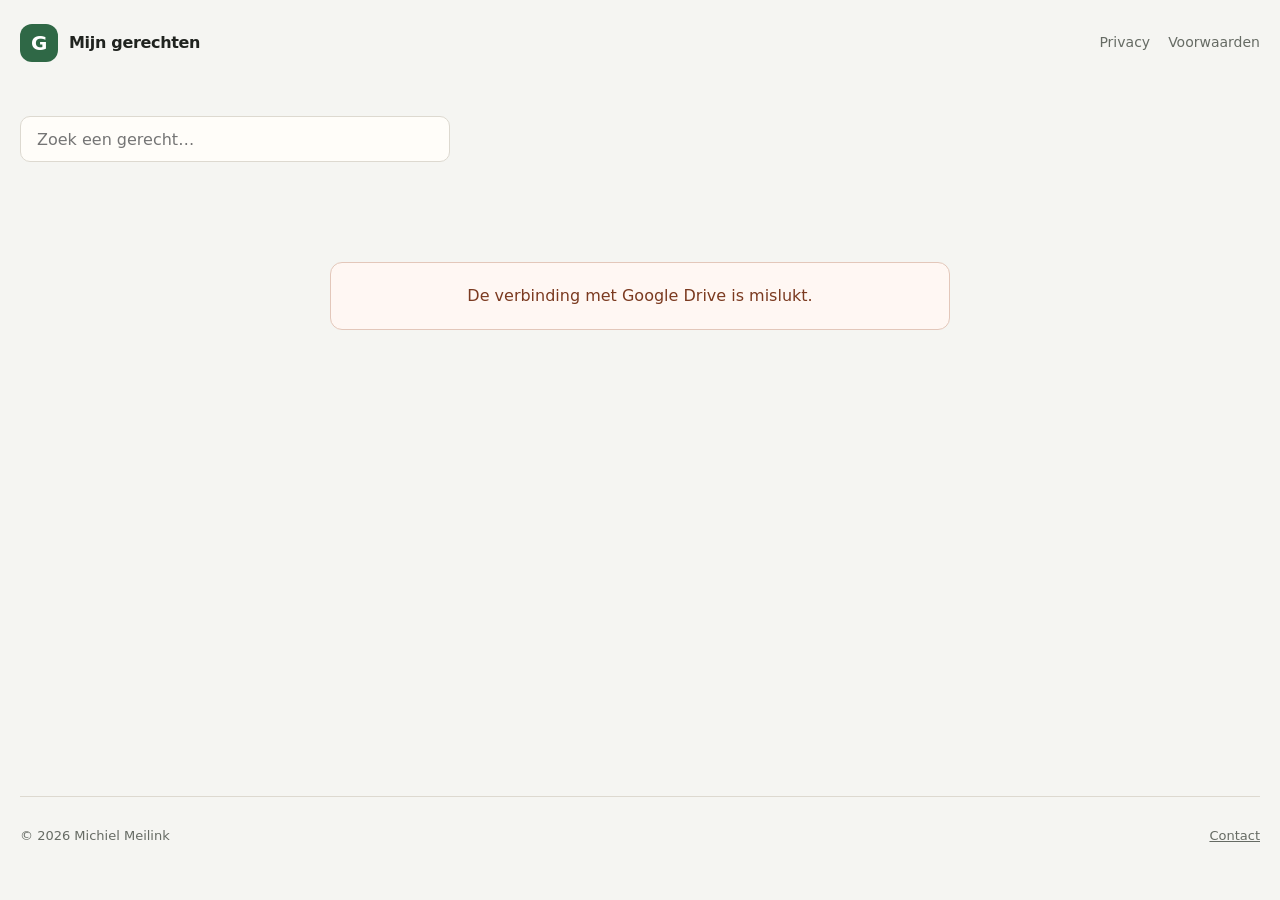
<file: index.html>
<!doctype html>
<html lang="nl">
<head>
  <meta charset="utf-8">
  <meta name="viewport" content="width=device-width, initial-scale=1">
  <title>Mijn gerechten</title>
  <meta name="description" content="Een eenvoudige, actuele verzameling recepten uit Google Drive.">
  <meta property="og:title" content="Mijn gerechten">
  <meta property="og:description" content="Een eenvoudige verzameling recepten.">
  <meta property="og:url" content="https://recepten.michielmeilink.com/">
  <meta property="og:type" content="website">
  <link rel="canonical" href="https://recepten.michielmeilink.com/">
  <link rel="stylesheet" href="/styles.css?v=2">
  <link rel="stylesheet" href="/app.css?v=20260913-compact">
  <script src="/config.js?v=2"></script>
  <script src="/app.js?v=20260913-compact" defer></script>
</head>
<body class="library-body">
  <header class="site-header library-header">
    <a class="brand" href="/" aria-label="Mijn gerechten">
      <span class="brand-mark" aria-hidden="true">G</span>
      <span>Mijn gerechten</span>
    </a>
    <nav class="site-nav" aria-label="Informatie">
      <a href="/privacy/">Privacy</a>
      <a href="/voorwaarden/">Voorwaarden</a>
    </nav>
  </header>

  <main class="library-main">
    <section class="library-toolbar" aria-label="Gerechten zoeken">
      <label class="search-field">
        <span class="sr-only">Zoek een gerecht</span>
        <input id="search" type="search" placeholder="Zoek een gerecht…" autocomplete="off">
      </label>
      <span id="recipe-count" class="recipe-count" aria-live="polite"></span>
    </section>

    <p id="status" class="library-status" role="status">Gerechten laden…</p>

    <section id="library" class="library-shell" hidden>
      <aside class="recipe-index" aria-label="Gerechten">
        <ul id="recipe-list" class="recipe-list"></ul>
        <p id="empty-state" class="empty-state" hidden>Geen gerechten gevonden.</p>
      </aside>

      <article id="recipe-detail" class="recipe-detail" aria-live="polite">
        <button id="back-button" class="back-button" type="button">← Alle gerechten</button>
        <p class="document-label">Uit mijn receptenboek</p>
        <h1 id="recipe-title" tabindex="-1"></h1>
        <div id="recipe-content" class="document-content"></div>
        <p id="recipe-updated" class="document-updated"></p>
      </article>
    </section>
  </main>

  <footer class="site-footer library-footer">
    <span>© 2026 Michiel Meilink</span>
    <a href="mailto:michielmeilink@gmail.com">Contact</a>
  </footer>
</body>
</html>
</file>
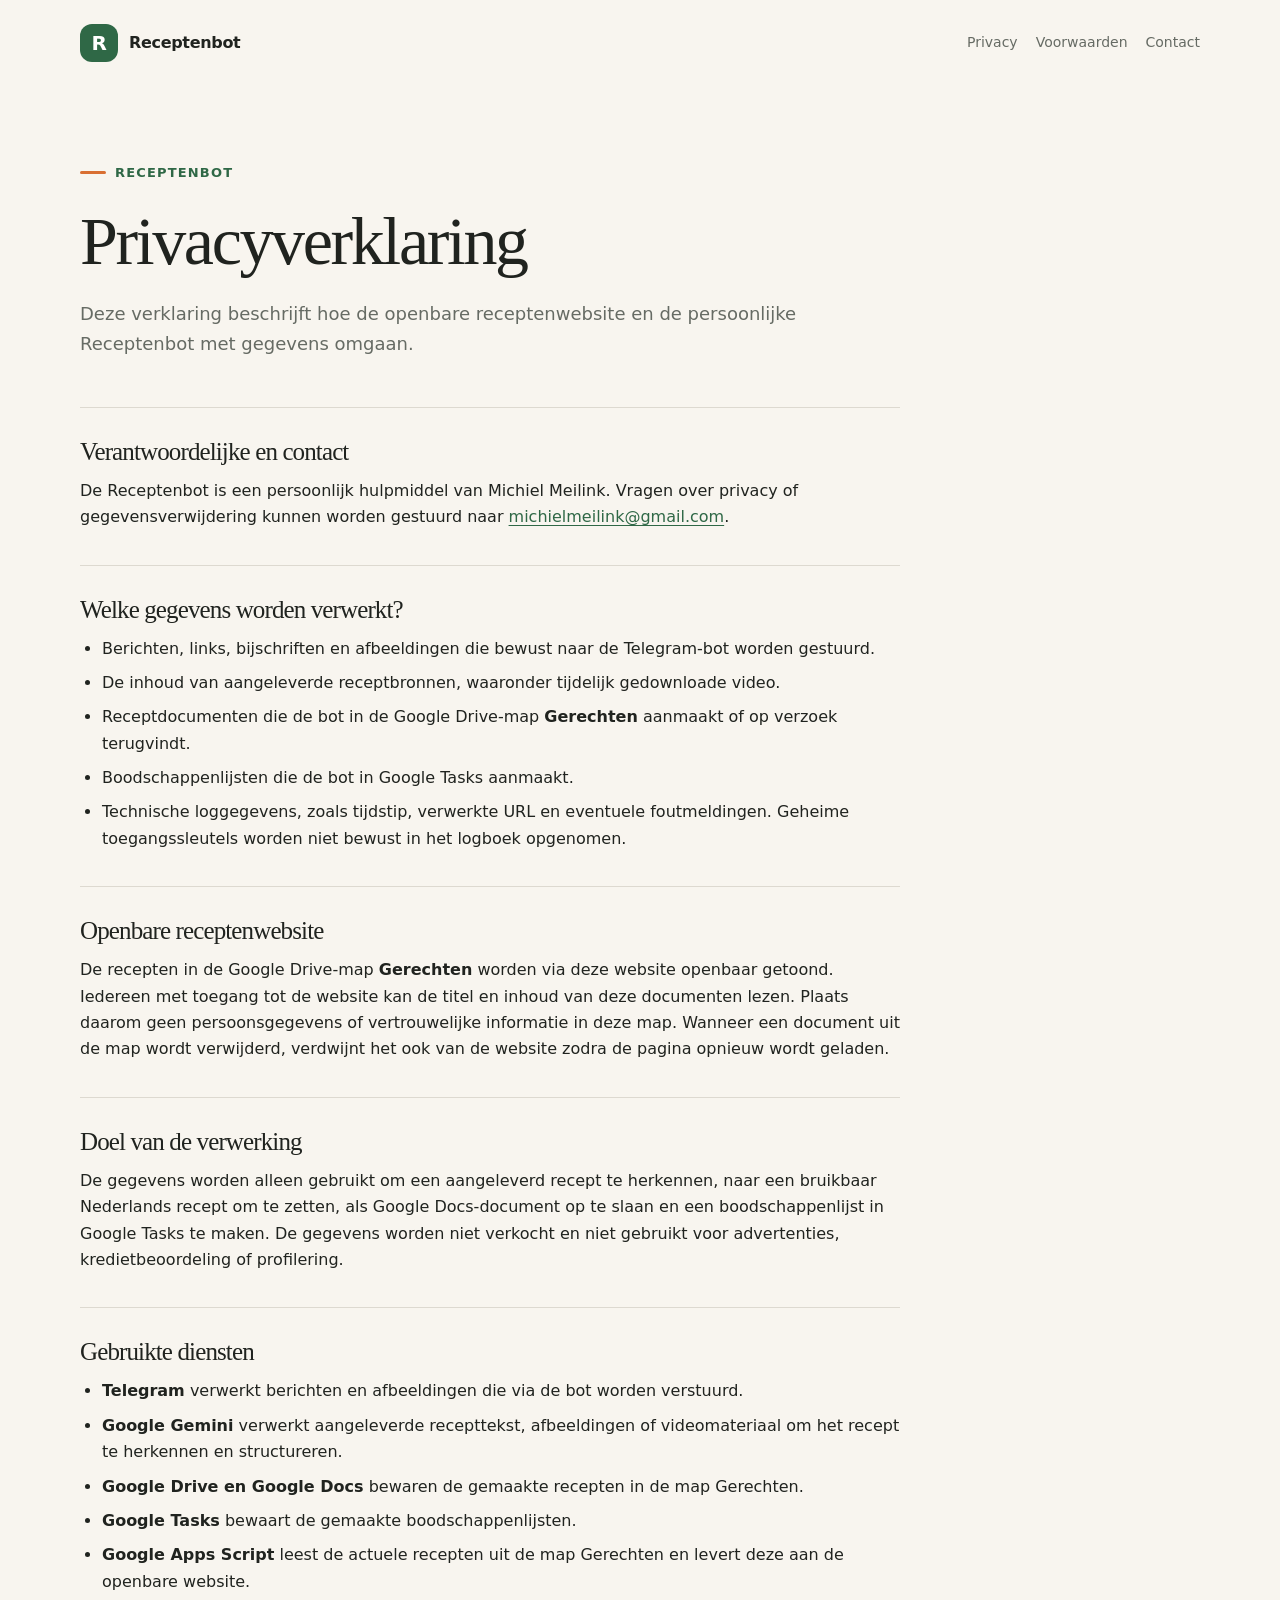
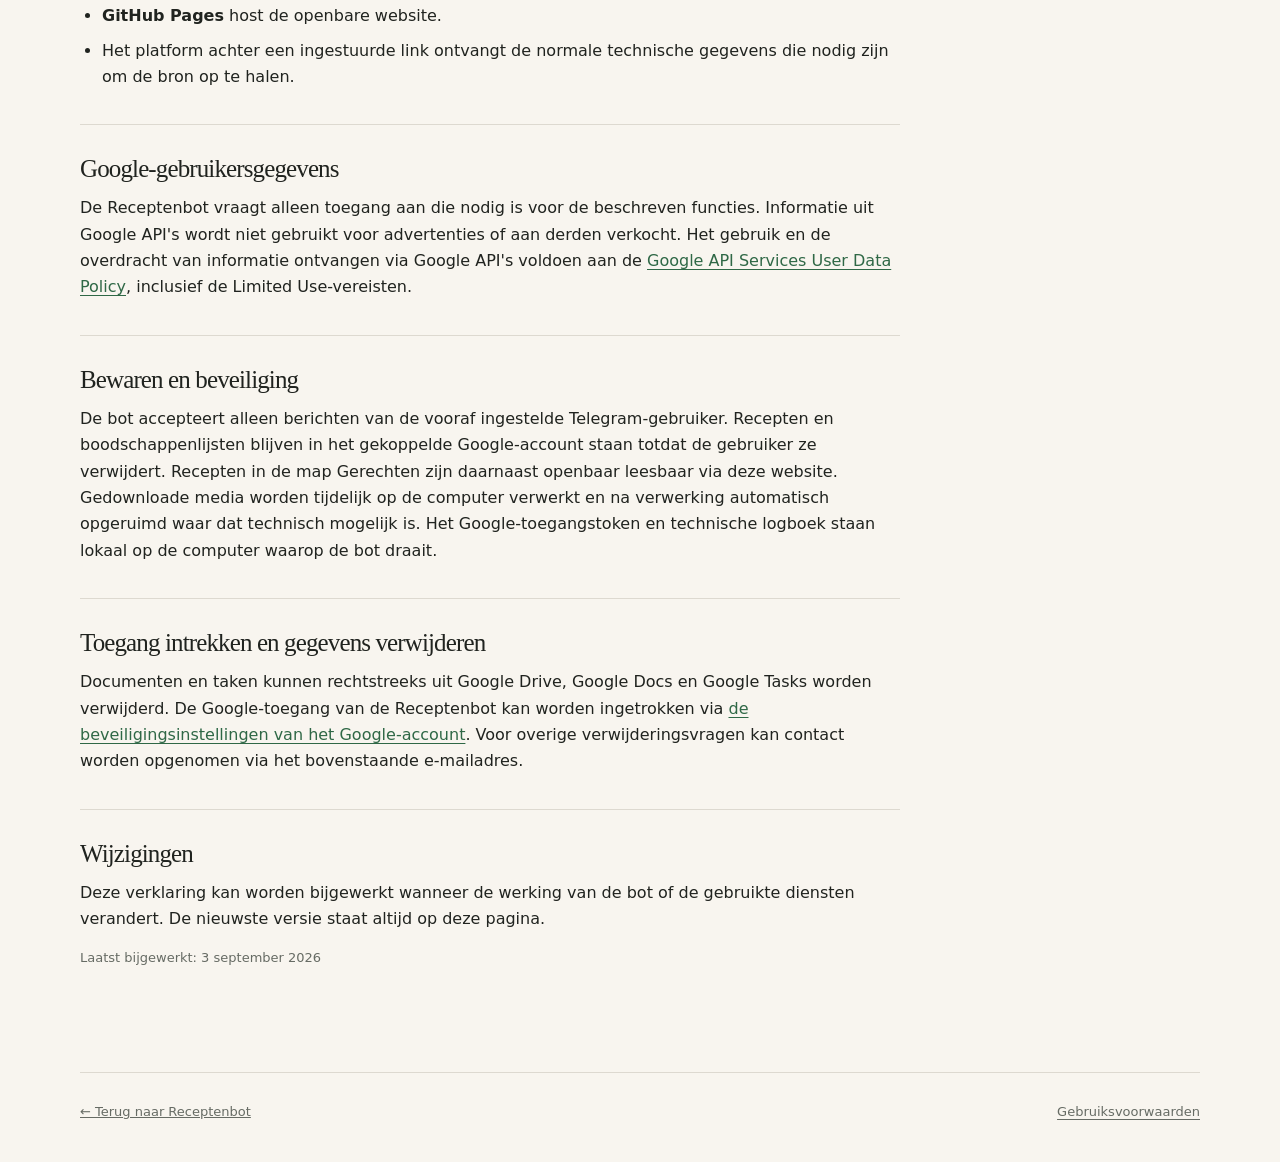
<file: privacy/index.html>
<!doctype html>
<html lang="nl">
<head>
  <meta charset="utf-8">
  <meta name="viewport" content="width=device-width, initial-scale=1">
  <title>Privacyverklaring — Receptenbot</title>
  <meta name="description" content="Privacyverklaring van de persoonlijke Receptenbot van Michiel Meilink.">
  <meta property="og:title" content="Privacyverklaring — Receptenbot">
  <meta property="og:description" content="Hoe de Receptenbot omgaat met Telegram-berichten en Google-gebruikersgegevens.">
  <meta property="og:url" content="https://recepten.michielmeilink.com/privacy/">
  <meta property="og:type" content="website">
  <link rel="canonical" href="https://recepten.michielmeilink.com/privacy/">
  <link rel="stylesheet" href="/styles.css">
</head>
<body>
  <header class="site-header">
    <a class="brand" href="/" aria-label="Receptenbot home">
      <span class="brand-mark" aria-hidden="true">R</span>
      <span>Receptenbot</span>
    </a>
    <nav class="site-nav" aria-label="Hoofdnavigatie">
      <a href="/privacy/" aria-current="page">Privacy</a>
      <a href="/voorwaarden/">Voorwaarden</a>
      <a href="mailto:michielmeilink@gmail.com">Contact</a>
    </nav>
  </header>

  <main>
    <article class="legal">
      <span class="eyebrow">Receptenbot</span>
      <h1>Privacyverklaring</h1>
      <p class="intro">Deze verklaring beschrijft hoe de openbare receptenwebsite en de persoonlijke Receptenbot met gegevens omgaan.</p>

      <section>
        <h2>Verantwoordelijke en contact</h2>
        <p>De Receptenbot is een persoonlijk hulpmiddel van Michiel Meilink. Vragen over privacy of gegevensverwijdering kunnen worden gestuurd naar <a href="mailto:michielmeilink@gmail.com">michielmeilink@gmail.com</a>.</p>
      </section>

      <section>
        <h2>Welke gegevens worden verwerkt?</h2>
        <ul>
          <li>Berichten, links, bijschriften en afbeeldingen die bewust naar de Telegram-bot worden gestuurd.</li>
          <li>De inhoud van aangeleverde receptbronnen, waaronder tijdelijk gedownloade video.</li>
          <li>Receptdocumenten die de bot in de Google Drive-map <strong>Gerechten</strong> aanmaakt of op verzoek terugvindt.</li>
          <li>Boodschappenlijsten die de bot in Google Tasks aanmaakt.</li>
          <li>Technische loggegevens, zoals tijdstip, verwerkte URL en eventuele foutmeldingen. Geheime toegangssleutels worden niet bewust in het logboek opgenomen.</li>
        </ul>
      </section>

      <section>
        <h2>Openbare receptenwebsite</h2>
        <p>De recepten in de Google Drive-map <strong>Gerechten</strong> worden via deze website openbaar getoond. Iedereen met toegang tot de website kan de titel en inhoud van deze documenten lezen. Plaats daarom geen persoonsgegevens of vertrouwelijke informatie in deze map. Wanneer een document uit de map wordt verwijderd, verdwijnt het ook van de website zodra de pagina opnieuw wordt geladen.</p>
      </section>

      <section>
        <h2>Doel van de verwerking</h2>
        <p>De gegevens worden alleen gebruikt om een aangeleverd recept te herkennen, naar een bruikbaar Nederlands recept om te zetten, als Google Docs-document op te slaan en een boodschappenlijst in Google Tasks te maken. De gegevens worden niet verkocht en niet gebruikt voor advertenties, kredietbeoordeling of profilering.</p>
      </section>

      <section>
        <h2>Gebruikte diensten</h2>
        <ul>
          <li><strong>Telegram</strong> verwerkt berichten en afbeeldingen die via de bot worden verstuurd.</li>
          <li><strong>Google Gemini</strong> verwerkt aangeleverde recepttekst, afbeeldingen of videomateriaal om het recept te herkennen en structureren.</li>
          <li><strong>Google Drive en Google Docs</strong> bewaren de gemaakte recepten in de map Gerechten.</li>
          <li><strong>Google Tasks</strong> bewaart de gemaakte boodschappenlijsten.</li>
          <li><strong>Google Apps Script</strong> leest de actuele recepten uit de map Gerechten en levert deze aan de openbare website.</li>
          <li><strong>GitHub Pages</strong> host de openbare website.</li>
          <li>Het platform achter een ingestuurde link ontvangt de normale technische gegevens die nodig zijn om de bron op te halen.</li>
        </ul>
      </section>

      <section>
        <h2>Google-gebruikersgegevens</h2>
        <p>De Receptenbot vraagt alleen toegang aan die nodig is voor de beschreven functies. Informatie uit Google API's wordt niet gebruikt voor advertenties of aan derden verkocht. Het gebruik en de overdracht van informatie ontvangen via Google API's voldoen aan de <a href="https://developers.google.com/terms/api-services-user-data-policy" rel="noopener noreferrer" target="_blank">Google API Services User Data Policy</a>, inclusief de Limited Use-vereisten.</p>
      </section>

      <section>
        <h2>Bewaren en beveiliging</h2>
        <p>De bot accepteert alleen berichten van de vooraf ingestelde Telegram-gebruiker. Recepten en boodschappenlijsten blijven in het gekoppelde Google-account staan totdat de gebruiker ze verwijdert. Recepten in de map Gerechten zijn daarnaast openbaar leesbaar via deze website. Gedownloade media worden tijdelijk op de computer verwerkt en na verwerking automatisch opgeruimd waar dat technisch mogelijk is. Het Google-toegangstoken en technische logboek staan lokaal op de computer waarop de bot draait.</p>
      </section>

      <section>
        <h2>Toegang intrekken en gegevens verwijderen</h2>
        <p>Documenten en taken kunnen rechtstreeks uit Google Drive, Google Docs en Google Tasks worden verwijderd. De Google-toegang van de Receptenbot kan worden ingetrokken via <a href="https://myaccount.google.com/permissions" rel="noopener noreferrer" target="_blank">de beveiligingsinstellingen van het Google-account</a>. Voor overige verwijderingsvragen kan contact worden opgenomen via het bovenstaande e-mailadres.</p>
      </section>

      <section>
        <h2>Wijzigingen</h2>
        <p>Deze verklaring kan worden bijgewerkt wanneer de werking van de bot of de gebruikte diensten verandert. De nieuwste versie staat altijd op deze pagina.</p>
      </section>

      <p class="updated">Laatst bijgewerkt: 3 september 2026</p>
    </article>
  </main>

  <footer class="site-footer">
    <a href="/">← Terug naar Receptenbot</a>
    <nav class="footer-links" aria-label="Juridische informatie">
      <a href="/voorwaarden/">Gebruiksvoorwaarden</a>
    </nav>
  </footer>
</body>
</html>
</file>
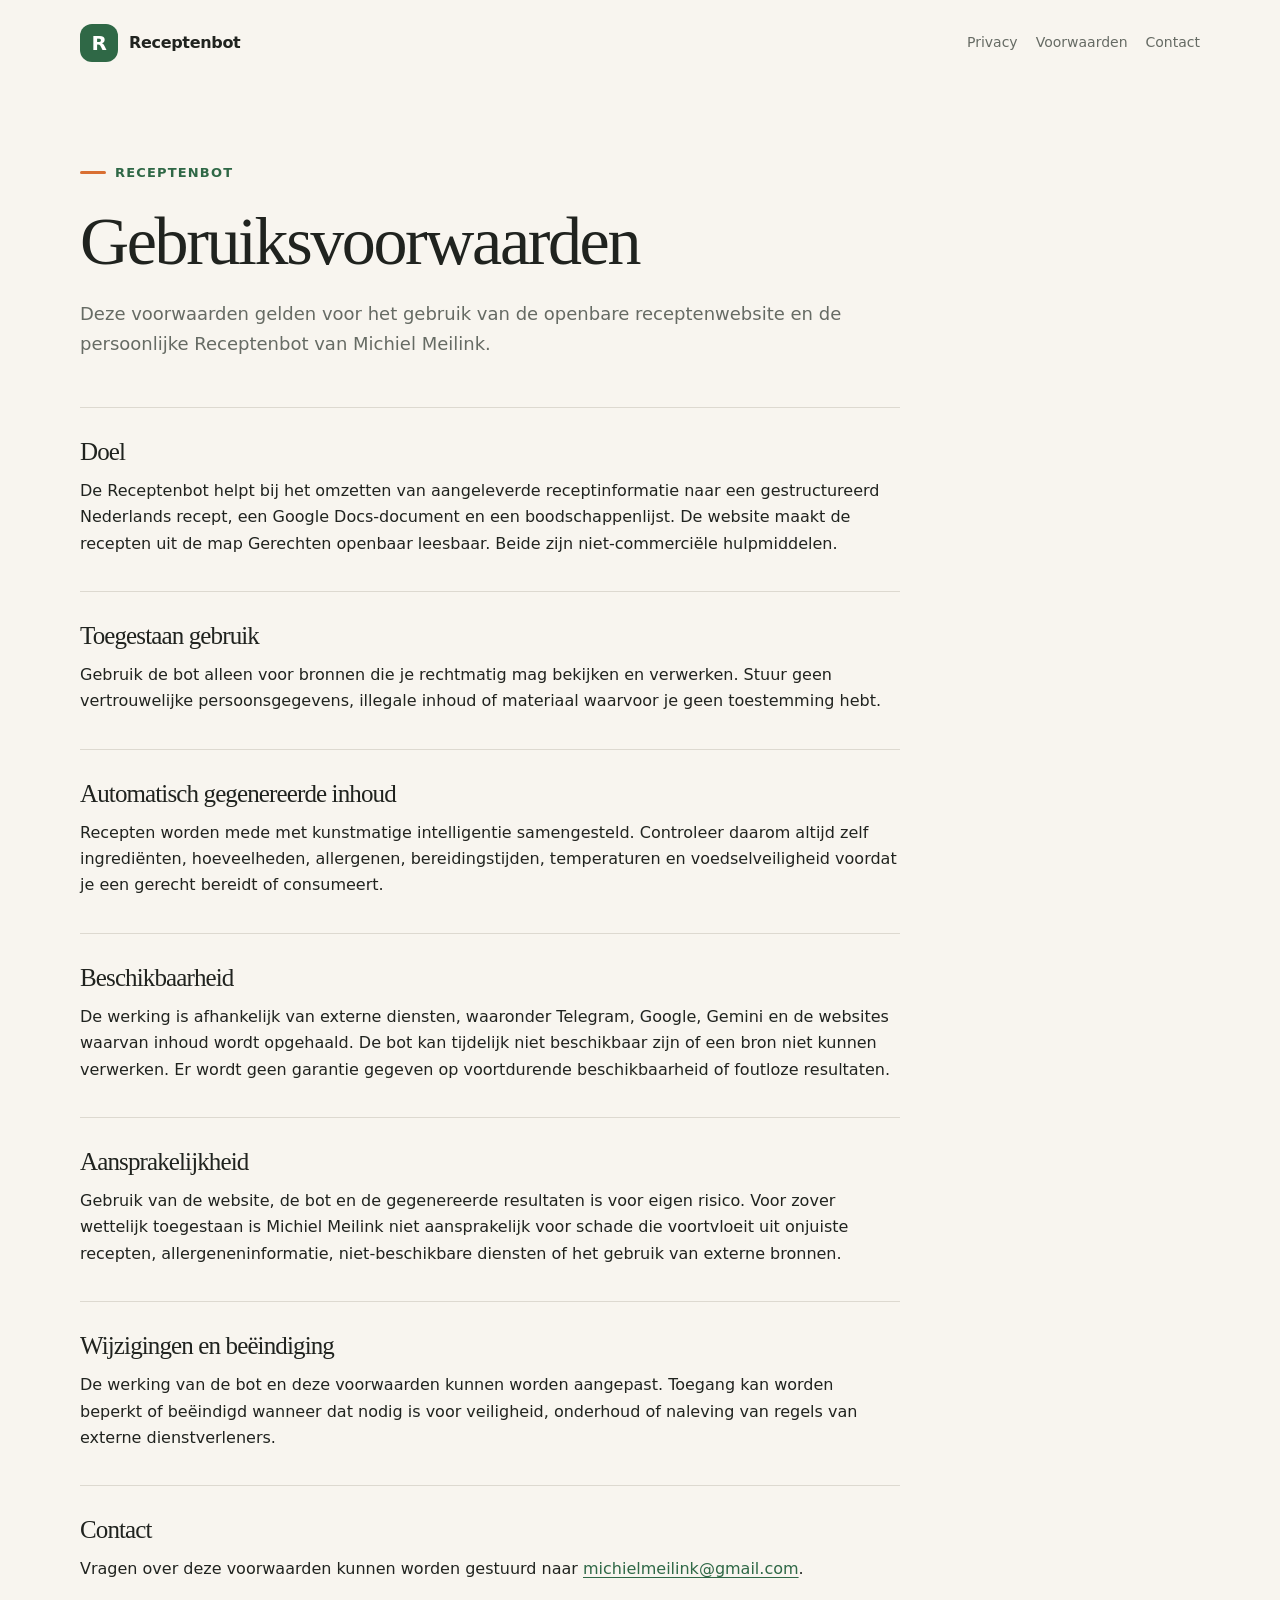
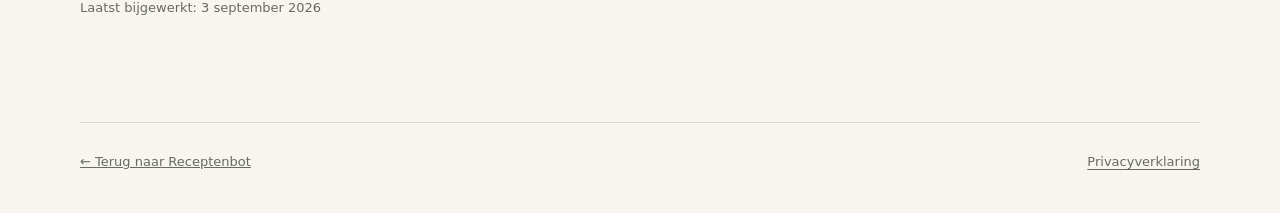
<file: voorwaarden/index.html>
<!doctype html>
<html lang="nl">
<head>
  <meta charset="utf-8">
  <meta name="viewport" content="width=device-width, initial-scale=1">
  <title>Gebruiksvoorwaarden — Receptenbot</title>
  <meta name="description" content="Gebruiksvoorwaarden van de persoonlijke Receptenbot van Michiel Meilink.">
  <meta property="og:title" content="Gebruiksvoorwaarden — Receptenbot">
  <meta property="og:description" content="Voorwaarden voor het gebruik van de persoonlijke Receptenbot.">
  <meta property="og:url" content="https://recepten.michielmeilink.com/voorwaarden/">
  <meta property="og:type" content="website">
  <link rel="canonical" href="https://recepten.michielmeilink.com/voorwaarden/">
  <link rel="stylesheet" href="/styles.css">
</head>
<body>
  <header class="site-header">
    <a class="brand" href="/" aria-label="Receptenbot home">
      <span class="brand-mark" aria-hidden="true">R</span>
      <span>Receptenbot</span>
    </a>
    <nav class="site-nav" aria-label="Hoofdnavigatie">
      <a href="/privacy/">Privacy</a>
      <a href="/voorwaarden/" aria-current="page">Voorwaarden</a>
      <a href="mailto:michielmeilink@gmail.com">Contact</a>
    </nav>
  </header>

  <main>
    <article class="legal">
      <span class="eyebrow">Receptenbot</span>
      <h1>Gebruiksvoorwaarden</h1>
      <p class="intro">Deze voorwaarden gelden voor het gebruik van de openbare receptenwebsite en de persoonlijke Receptenbot van Michiel Meilink.</p>

      <section>
        <h2>Doel</h2>
        <p>De Receptenbot helpt bij het omzetten van aangeleverde receptinformatie naar een gestructureerd Nederlands recept, een Google Docs-document en een boodschappenlijst. De website maakt de recepten uit de map Gerechten openbaar leesbaar. Beide zijn niet-commerciële hulpmiddelen.</p>
      </section>

      <section>
        <h2>Toegestaan gebruik</h2>
        <p>Gebruik de bot alleen voor bronnen die je rechtmatig mag bekijken en verwerken. Stuur geen vertrouwelijke persoonsgegevens, illegale inhoud of materiaal waarvoor je geen toestemming hebt.</p>
      </section>

      <section>
        <h2>Automatisch gegenereerde inhoud</h2>
        <p>Recepten worden mede met kunstmatige intelligentie samengesteld. Controleer daarom altijd zelf ingrediënten, hoeveelheden, allergenen, bereidingstijden, temperaturen en voedselveiligheid voordat je een gerecht bereidt of consumeert.</p>
      </section>

      <section>
        <h2>Beschikbaarheid</h2>
        <p>De werking is afhankelijk van externe diensten, waaronder Telegram, Google, Gemini en de websites waarvan inhoud wordt opgehaald. De bot kan tijdelijk niet beschikbaar zijn of een bron niet kunnen verwerken. Er wordt geen garantie gegeven op voortdurende beschikbaarheid of foutloze resultaten.</p>
      </section>

      <section>
        <h2>Aansprakelijkheid</h2>
        <p>Gebruik van de website, de bot en de gegenereerde resultaten is voor eigen risico. Voor zover wettelijk toegestaan is Michiel Meilink niet aansprakelijk voor schade die voortvloeit uit onjuiste recepten, allergeneninformatie, niet-beschikbare diensten of het gebruik van externe bronnen.</p>
      </section>

      <section>
        <h2>Wijzigingen en beëindiging</h2>
        <p>De werking van de bot en deze voorwaarden kunnen worden aangepast. Toegang kan worden beperkt of beëindigd wanneer dat nodig is voor veiligheid, onderhoud of naleving van regels van externe dienstverleners.</p>
      </section>

      <section>
        <h2>Contact</h2>
        <p>Vragen over deze voorwaarden kunnen worden gestuurd naar <a href="mailto:michielmeilink@gmail.com">michielmeilink@gmail.com</a>.</p>
      </section>

      <p class="updated">Laatst bijgewerkt: 3 september 2026</p>
    </article>
  </main>

  <footer class="site-footer">
    <a href="/">← Terug naar Receptenbot</a>
    <nav class="footer-links" aria-label="Juridische informatie">
      <a href="/privacy/">Privacyverklaring</a>
    </nav>
  </footer>
</body>
</html>
</file>
<file: styles.css>
:root {
  --paper: #f8f5ef;
  --surface: #fffdf9;
  --ink: #20231f;
  --muted: #666b64;
  --line: #ddd9d0;
  --green: #2f6846;
  --green-soft: #dfece3;
  --orange: #d96f32;
  --shadow: 0 18px 50px rgba(36, 43, 36, .09);
  --radius: 18px;
}

* { box-sizing: border-box; }

html { scroll-behavior: smooth; }

body {
  margin: 0;
  background: var(--paper);
  color: var(--ink);
  font-family: Inter, ui-sans-serif, system-ui, -apple-system, BlinkMacSystemFont, "Segoe UI", sans-serif;
  font-size: 16px;
  line-height: 1.65;
  -webkit-font-smoothing: antialiased;
}

a { color: inherit; }

.site-header {
  width: min(1120px, calc(100% - 40px));
  margin: 0 auto;
  padding: 24px 0;
  display: flex;
  align-items: center;
  justify-content: space-between;
  gap: 24px;
}

.brand {
  display: inline-flex;
  align-items: center;
  gap: 11px;
  color: var(--ink);
  font-weight: 750;
  letter-spacing: -.02em;
  text-decoration: none;
}

.brand-mark {
  display: grid;
  place-items: center;
  width: 38px;
  height: 38px;
  border-radius: 12px;
  background: var(--green);
  color: #fff;
  font-size: 20px;
}

.site-nav {
  display: flex;
  flex-wrap: wrap;
  gap: 18px;
  color: var(--muted);
  font-size: 14px;
}

.site-nav a {
  text-decoration: none;
}

.site-nav a:hover,
.site-nav a:focus-visible {
  color: var(--green);
  text-decoration: underline;
  text-underline-offset: 4px;
}

main {
  width: min(1120px, calc(100% - 40px));
  margin: 0 auto;
}

.hero {
  padding: clamp(58px, 9vw, 112px) 0 72px;
  display: grid;
  grid-template-columns: minmax(0, 1.15fr) minmax(300px, .85fr);
  align-items: center;
  gap: clamp(44px, 8vw, 96px);
}

.eyebrow {
  display: inline-flex;
  align-items: center;
  gap: 9px;
  margin-bottom: 20px;
  color: var(--green);
  font-size: 13px;
  font-weight: 750;
  letter-spacing: .09em;
  text-transform: uppercase;
}

.eyebrow::before {
  content: "";
  width: 26px;
  height: 3px;
  border-radius: 10px;
  background: var(--orange);
}

h1, h2, h3 {
  margin-top: 0;
  font-family: Georgia, "Times New Roman", serif;
  line-height: 1.12;
  letter-spacing: -.035em;
}

h1 {
  max-width: 760px;
  margin-bottom: 24px;
  font-size: clamp(44px, 7vw, 84px);
  font-weight: 500;
}

.lead {
  max-width: 650px;
  margin: 0;
  color: var(--muted);
  font-size: clamp(18px, 2vw, 22px);
}

.recipe-card {
  position: relative;
  padding: 30px;
  border: 1px solid var(--line);
  border-radius: var(--radius);
  background: var(--surface);
  box-shadow: var(--shadow);
  transform: rotate(1.2deg);
}

.recipe-card::before {
  content: "Google Docs · Gerechten";
  display: block;
  margin-bottom: 26px;
  color: var(--muted);
  font-size: 12px;
  font-weight: 700;
  letter-spacing: .08em;
  text-transform: uppercase;
}

.recipe-card h2 {
  margin-bottom: 22px;
  font-size: 26px;
}

.recipe-card h3 {
  margin: 24px 0 8px;
  font-family: inherit;
  font-size: 13px;
  letter-spacing: .06em;
  text-transform: uppercase;
}

.recipe-card ul,
.recipe-card ol {
  margin: 0;
  padding-left: 20px;
  color: var(--muted);
  font-size: 14px;
}

.section {
  padding: 74px 0;
  border-top: 1px solid var(--line);
}

.section-heading {
  max-width: 690px;
  margin-bottom: 34px;
}

.section-heading h2 {
  margin-bottom: 14px;
  font-size: clamp(32px, 4vw, 48px);
  font-weight: 500;
}

.section-heading p {
  margin: 0;
  color: var(--muted);
}

.steps {
  display: grid;
  grid-template-columns: repeat(3, 1fr);
  gap: 16px;
  margin: 0;
  padding: 0;
  list-style: none;
}

.steps li {
  padding: 26px;
  border: 1px solid var(--line);
  border-radius: 14px;
  background: rgba(255, 253, 249, .72);
}

.step-number {
  display: block;
  margin-bottom: 34px;
  color: var(--orange);
  font-size: 13px;
  font-weight: 800;
}

.steps strong {
  display: block;
  margin-bottom: 8px;
  font-size: 17px;
}

.steps p { margin: 0; color: var(--muted); }

.notice {
  padding: 28px;
  border-radius: 14px;
  background: var(--green-soft);
}

.notice h2 { margin-bottom: 10px; font-size: 26px; }
.notice p { max-width: 760px; margin: 0; }

.legal {
  width: min(820px, 100%);
  padding: 70px 0 90px;
}

.legal h1 {
  margin-bottom: 20px;
  font-size: clamp(42px, 6vw, 68px);
}

.legal .intro {
  margin: 0 0 48px;
  color: var(--muted);
  font-size: 18px;
}

.legal section {
  margin-top: 34px;
  padding-top: 30px;
  border-top: 1px solid var(--line);
}

.legal h2 {
  margin-bottom: 12px;
  font-size: 25px;
  font-weight: 500;
}

.legal p { margin: 0 0 14px; }
.legal ul { margin: 10px 0 16px; padding-left: 22px; }
.legal li + li { margin-top: 8px; }
.legal a { color: var(--green); text-underline-offset: 3px; }

.updated {
  margin-top: 40px;
  color: var(--muted);
  font-size: 13px;
}

.site-footer {
  width: min(1120px, calc(100% - 40px));
  margin: 0 auto;
  padding: 28px 0 40px;
  border-top: 1px solid var(--line);
  display: flex;
  justify-content: space-between;
  gap: 24px;
  color: var(--muted);
  font-size: 13px;
}

.footer-links { display: flex; flex-wrap: wrap; gap: 16px; }
.footer-links a { text-underline-offset: 3px; }

@media (max-width: 760px) {
  .site-header { align-items: flex-start; }
  .site-nav { justify-content: flex-end; gap: 8px 14px; }
  .hero { grid-template-columns: 1fr; padding-top: 52px; }
  .recipe-card { transform: none; }
  .steps { grid-template-columns: 1fr; }
  .step-number { margin-bottom: 18px; }
  .site-footer { flex-direction: column; }
}

@media (prefers-reduced-motion: no-preference) {
  .recipe-card { transition: transform .25s ease, box-shadow .25s ease; }
  .recipe-card:hover { transform: rotate(0); box-shadow: 0 24px 65px rgba(36, 43, 36, .13); }
}
</file>
<file: app.css>
.library-body { min-height: 100vh; background: #f5f5f2; }
.library-header, .library-main, .library-footer { width: min(1240px, calc(100% - 40px)); }
.library-main { min-height: calc(100vh - 190px); }
.library-toolbar { display: flex; align-items: center; justify-content: space-between; gap: 18px; padding: 30px 0 20px; }
.search-field { width: min(430px, 100%); }
.search-field input { width: 100%; height: 46px; padding: 0 16px; border: 1px solid var(--line); border-radius: 10px; background: var(--surface); color: var(--ink); font: inherit; outline: none; }
.search-field input:focus { border-color: var(--green); box-shadow: 0 0 0 3px rgba(47, 104, 70, .12); }
.recipe-count { color: var(--muted); font-size: 14px; white-space: nowrap; }
.library-status { margin: 80px auto; color: var(--muted); text-align: center; }
.library-status.is-error { max-width: 620px; padding: 20px; border: 1px solid #e3c7ba; border-radius: 12px; background: #fff7f3; color: #7b3a20; }
.library-shell { min-height: 680px; border: 1px solid var(--line); border-radius: 16px; background: var(--surface); box-shadow: 0 18px 50px rgba(36, 43, 36, .06); overflow: hidden; display: grid; grid-template-columns: 340px minmax(0, 1fr); }
.library-shell[hidden] { display: none !important; }
.recipe-index { border-right: 1px solid var(--line); background: #faf9f5; }
.recipe-list { margin: 0; padding: 8px; list-style: none; }
.recipe-list button { width: 100%; padding: 14px 16px; border: 0; border-radius: 9px; background: transparent; color: var(--ink); font: inherit; font-weight: 600; line-height: 1.35; text-align: left; cursor: pointer; }
.recipe-list button:hover, .recipe-list button:focus-visible { background: var(--green-soft); outline: none; }
.recipe-list button[aria-current="true"] { background: var(--green); color: #fff; }
.recipe-list li + li { margin-top: 5px; }
.recipe-list button { display: flex; align-items: center; gap: 14px; min-height: 88px; padding: 12px; }
.recipe-thumbnail, .recipe-placeholder { display: block; width: 64px; height: 64px; flex: 0 0 64px; object-fit: cover; border-radius: 10px; }
.recipe-placeholder { display: grid; place-items: center; background: var(--green-soft); color: var(--green); font-size: 24px; font-weight: 500; }
.recipe-name { flex: 1; min-width: 0; overflow-wrap: anywhere; }
.recipe-chevron { flex: 0 0 auto; font-size: 24px; opacity: .6; font-weight: 400; }
.recipe-list button:focus-visible { outline: 3px solid var(--orange); outline-offset: -3px; }
.recipe-photo { display: block; width: auto; max-width: 100%; height: auto; max-height: 280px; object-fit: contain; border-radius: 12px; margin: 0 0 24px; background: #faf9f5; }
.empty-state { padding: 24px; color: var(--muted); text-align: center; }
.recipe-detail { padding: clamp(30px, 6vw, 72px); background: #fff; }
.document-label { margin: 0 0 28px; color: var(--muted); font-size: 12px; font-weight: 700; letter-spacing: .08em; text-transform: uppercase; }
.recipe-detail h1 { margin: 0 0 38px; font-family: inherit; font-size: clamp(28px, 4vw, 42px); font-weight: 720; letter-spacing: -.035em; }
.document-content { max-width: 760px; color: #2f312f; }
.document-content h2 { margin: 34px 0 12px; font-family: inherit; font-size: 17px; font-weight: 750; letter-spacing: 0; }
.document-content ul, .document-content ol { margin: 0; padding-left: 25px; }
.document-content li + li { margin-top: 7px; }
.document-content p { margin: 0 0 10px; }
.document-content .source { margin-top: 38px; padding-top: 20px; border-top: 1px solid var(--line); color: var(--muted); font-size: 14px; }
.document-content a { color: var(--green); overflow-wrap: anywhere; text-underline-offset: 3px; }
.document-updated { margin: 42px 0 0; color: var(--muted); font-size: 12px; }
.back-button { display: none; margin: 0 0 28px; padding: 0; border: 0; background: none; color: var(--green); font: inherit; font-weight: 650; cursor: pointer; }
.sr-only { position: absolute; width: 1px; height: 1px; padding: 0; margin: -1px; overflow: hidden; clip: rect(0, 0, 0, 0); white-space: nowrap; border: 0; }
@media (max-width: 760px) {
  .library-header, .library-main, .library-footer { width: calc(100% - 28px); margin-left: auto; margin-right: auto; }
  .library-header { padding: 18px 0; gap: 12px; flex-wrap: wrap; }
  .library-header .site-nav { gap: 14px; font-size: 14px; }
  .search-field { width: 100%; }
  .library-toolbar { padding: 10px 0 16px; gap: 8px; }
  .recipe-list { padding: 6px; }
  .recipe-index { background: #fff; }
  .recipe-list li + li { border-top: 1px solid #eee; }
  .recipe-list button[aria-current="true"] { background: var(--green-soft); color: var(--ink); }
  .recipe-photo { max-height: 220px; margin-bottom: 20px; }
  .recipe-detail h1 { font-size: 28px; line-height: 1.2; margin-bottom: 20px; }
  .document-label { margin-bottom: 12px; }
  .back-button { min-height: 44px; padding: 8px 0; margin-bottom: 12px; }
  .library-toolbar { align-items: stretch; flex-direction: column; }
  .recipe-count { padding-left: 2px; }
  .library-shell { display: block; min-height: 0; }
  .recipe-index { border-right: 0; }
  .recipe-detail { display: none; min-height: 620px; padding: 26px 22px 42px; }
  .library-shell.show-detail .recipe-index { display: none; }
  .library-shell.show-detail .recipe-detail { display: block; }
  .back-button { display: inline-block; }
}
@media (prefers-reduced-motion: reduce) { html { scroll-behavior: auto; } }
</file>
